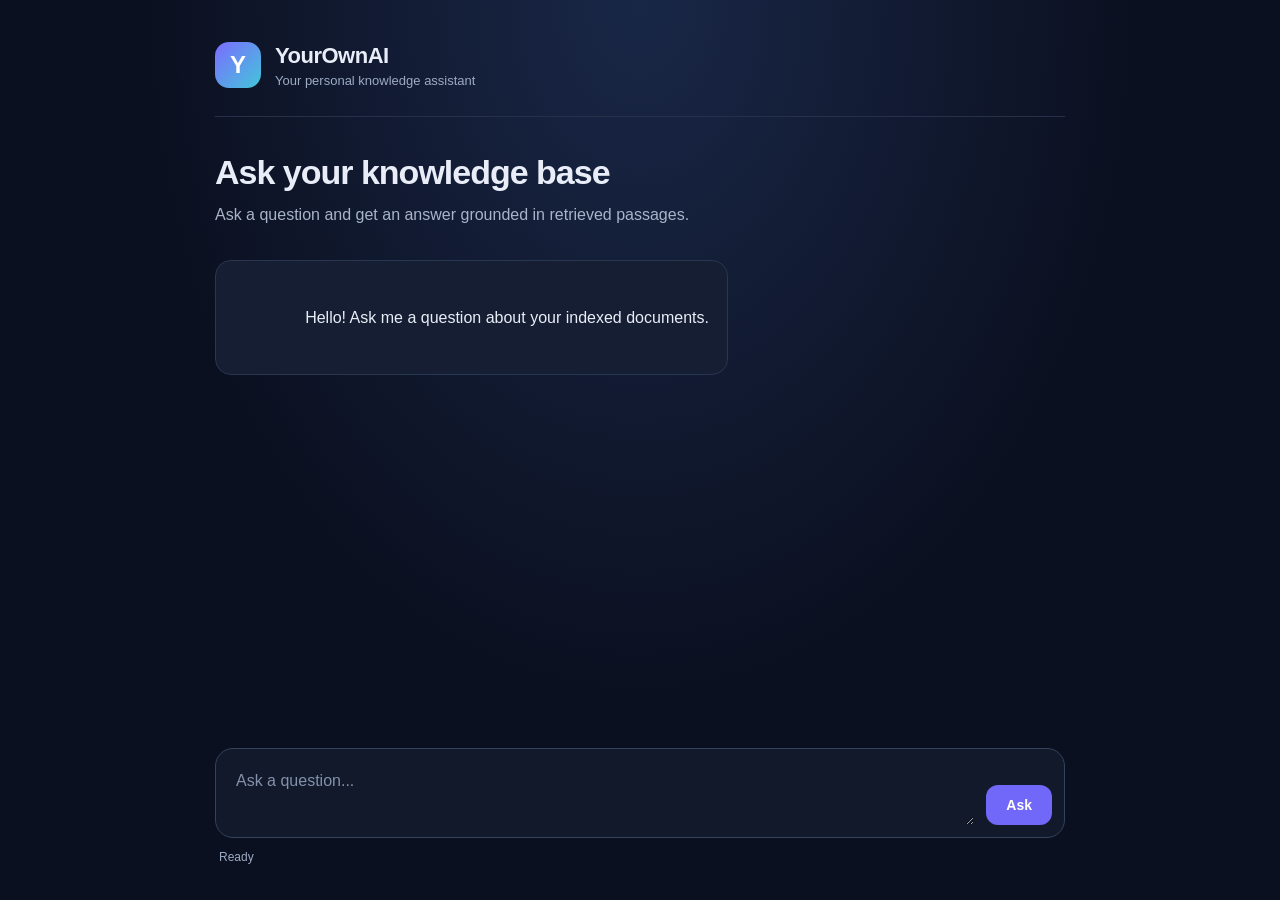
<file: frontend/index.html>
<!DOCTYPE html>
<html lang="en">
<head>
    <meta charset="UTF-8">
    <meta name="viewport" content="width=device-width, initial-scale=1.0">
    <title>YourOwnAI — Knowledge Assistant</title>
    <link rel="stylesheet" href="style.css">
</head>
<body>
    <main class="app">
        <header class="header">
            <div class="logo">Y</div>
            <div>
                <h1>YourOwnAI</h1>
                <p>Your personal knowledge assistant</p>
            </div>
        </header>

        <section class="welcome">
            <h2>Ask your knowledge base</h2>
            <p>Ask a question and get an answer grounded in retrieved passages.</p>
        </section>

        <section id="chat" class="chat" aria-live="polite">
            <div class="message assistant">
                Hello! Ask me a question about your indexed documents.
            </div>
        </section>

        <form id="question-form" class="question-form">
            <textarea
                id="question"
                placeholder="Ask a question..."
                rows="2"
                required
            ></textarea>
            <button id="send-button" type="submit">Ask</button>
        </form>

        <p id="status" class="status">Ready</p>
    </main>

    <script src="script.js"></script>
</body>
</html>
</file>
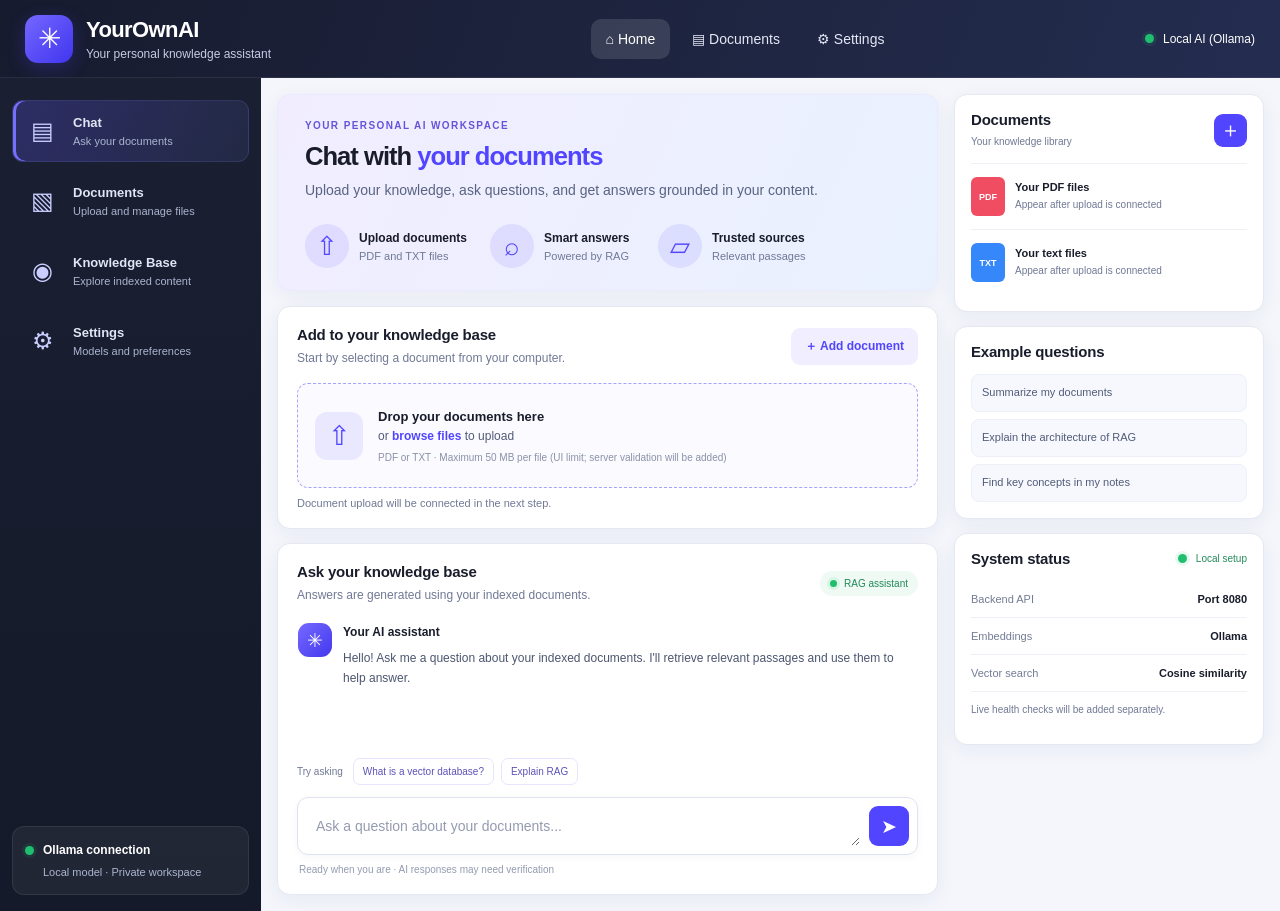
<file: src/main/resources/static/index.html>
<!DOCTYPE html>
<html lang="en">
<head>
    <meta charset="UTF-8">
    <meta name="viewport" content="width=device-width, initial-scale=1.0">
    <meta name="theme-color" content="#171b2e">
    <title>YourOwnAI — Knowledge Assistant</title>
    <link rel="stylesheet" href="style.css">
</head>
<body>
    <header class="topbar">
        <a class="brand" href="#" aria-label="YourOwnAI home">
            <div class="brand-icon">✳</div>
            <div>
                <h1>YourOwnAI</h1>
                <p>Your personal knowledge assistant</p>
            </div>
        </a>

        <nav class="top-nav" aria-label="Main navigation">
            <button class="nav-top active" data-page="chat">⌂ Home</button>
            <button class="nav-top" data-page="documents">▤ Documents</button>
            <button class="nav-top" data-page="settings">⚙ Settings</button>
        </nav>

        <div class="connection">
            <span class="status-dot"></span>
            <span>Local AI (Ollama)</span>
        </div>
    </header>

    <div class="layout">
        <aside class="sidebar">
            <nav class="side-nav" aria-label="Sidebar navigation">
                <button class="side-link active" data-page="chat">
                    <span class="side-icon">▤</span>
                    <span><strong>Chat</strong><small>Ask your documents</small></span>
                </button>
                <button class="side-link" data-page="documents">
                    <span class="side-icon">▧</span>
                    <span><strong>Documents</strong><small>Upload and manage files</small></span>
                </button>
                <button class="side-link" data-page="knowledge">
                    <span class="side-icon">◉</span>
                    <span><strong>Knowledge Base</strong><small>Explore indexed content</small></span>
                </button>
                <button class="side-link" data-page="settings">
                    <span class="side-icon">⚙</span>
                    <span><strong>Settings</strong><small>Models and preferences</small></span>
                </button>
            </nav>

            <div class="sidebar-bottom">
                <div class="ollama-mark"><span class="status-dot"></span> Ollama connection</div>
                <p>Local model · Private workspace</p>
            </div>
        </aside>

        <main class="main-content">
            <section class="hero panel">
                <div class="eyebrow">YOUR PERSONAL AI WORKSPACE</div>
                <h2>Chat with <span>your documents</span></h2>
                <p>Upload your knowledge, ask questions, and get answers grounded in your content.</p>

                <div class="feature-row">
                    <div class="feature">
                        <div class="feature-icon">⇧</div>
                        <div><strong>Upload documents</strong><small>PDF and TXT files</small></div>
                    </div>
                    <div class="feature">
                        <div class="feature-icon">⌕</div>
                        <div><strong>Smart answers</strong><small>Powered by RAG</small></div>
                    </div>
                    <div class="feature">
                        <div class="feature-icon">▱</div>
                        <div><strong>Trusted sources</strong><small>Relevant passages</small></div>
                    </div>
                </div>
            </section>

            <section class="page-view" id="chat-page">
                <section class="upload-panel panel">
                    <div class="section-heading">
                        <div>
                            <h3>Add to your knowledge base</h3>
                            <p>Start by selecting a document from your computer.</p>
                        </div>
                        <button class="button button-secondary" id="browse-button">＋ Add document</button>
                    </div>

                    <label class="drop-zone" id="drop-zone" for="file-input">
                        <input type="file" id="file-input" accept=".pdf,.txt,text/plain,application/pdf" hidden>
                        <div class="upload-icon">⇧</div>
                        <div>
                            <strong>Drop your documents here</strong>
                            <p>or <span>browse files</span> to upload</p>
                            <small>PDF or TXT · Maximum 50 MB per file (UI limit; server validation will be added)</small>
                        </div>
                    </label>
                    <p class="upload-status" id="upload-status" role="status">Document upload will be connected in the next step.</p>
                </section>

                <section class="chat-panel panel">
                    <div class="section-heading chat-heading">
                        <div>
                            <h3>Ask your knowledge base</h3>
                            <p>Answers are generated using your indexed documents.</p>
                        </div>
                        <span class="pill"><span class="status-dot"></span> RAG assistant</span>
                    </div>

                    <div class="chat-messages" id="chat">
                        <div class="message assistant-message">
                            <div class="avatar ai-avatar">✳</div>
                            <div class="message-content">
                                <strong>Your AI assistant</strong>
                                <p>Hello! Ask me a question about your indexed documents. I'll retrieve relevant passages and use them to help answer.</p>
                            </div>
                        </div>
                    </div>

                    <div class="suggestions">
                        <span>Try asking</span>
                        <button class="suggestion" data-question="What is a vector database?">What is a vector database?</button>
                        <button class="suggestion" data-question="Explain retrieval-augmented generation.">Explain RAG</button>
                    </div>

                    <form id="question-form" class="composer">
                        <textarea id="question" rows="1" placeholder="Ask a question about your documents..." required></textarea>
                        <button class="send-button" id="send-button" type="submit" aria-label="Send question">➤</button>
                    </form>
                    <p class="composer-note" id="status" role="status">Ready when you are · AI responses may need verification</p>
                </section>
            </section>

            <section class="page-view hidden" id="documents-page">
                <section class="panel page-panel">
                    <div class="section-heading">
                        <div><h3>Your documents</h3><p>Manage the files you want your AI to understand.</p></div>
                        <button class="button" id="documents-upload-button">＋ Add document</button>
                    </div>
                    <div class="empty-state">
                        <div class="empty-icon">▤</div>
                        <h3>Your document library</h3>
                        <p>Uploaded documents will appear here once document management is connected to the backend.</p>
                        <button class="button button-secondary" id="empty-browse-button">Choose a document</button>
                    </div>
                </section>
            </section>

            <section class="page-view hidden" id="knowledge-page">
                <section class="panel page-panel">
                    <h3>Knowledge base</h3>
                    <p class="muted">Your searchable document chunks and embeddings will be shown here.</p>
                    <div class="info-card"><strong>Semantic search</strong><p>Your existing vector search service remains the foundation of this feature.</p></div>
                </section>
            </section>

            <section class="page-view hidden" id="settings-page">
                <section class="panel page-panel">
                    <h3>Settings</h3>
                    <p class="muted">Local model and application status.</p>
                    <div class="settings-row"><span>Embedding model</span><strong>nomic-embed-text</strong></div>
                    <div class="settings-row"><span>Generation model</span><strong>qwen2.5:3b</strong></div>
                    <div class="settings-row"><span>Backend</span><strong>Spring Boot · Port 8080</strong></div>
                    <p class="muted">Model names reflect the current project configuration; connection status will be verified separately.</p>
                </section>
            </section>
        </main>

        <aside class="right-panel">
            <section class="panel right-card">
                <div class="section-heading compact-heading">
                    <div><h3>Documents</h3><p id="document-count">Your knowledge library</p></div>
                    <button class="icon-button" id="right-upload-button" aria-label="Add document">＋</button>
                </div>
                <div class="document-placeholder">
                    <div class="file-icon pdf-icon">PDF</div>
                    <div class="file-details"><strong>Your PDF files</strong><small>Appear after upload is connected</small></div>
                </div>
                <div class="document-placeholder">
                    <div class="file-icon txt-icon">TXT</div>
                    <div class="file-details"><strong>Your text files</strong><small>Appear after upload is connected</small></div>
                </div>
            </section>

            <section class="panel right-card">
                <h3>Example questions</h3>
                <div class="example-list">
                    <button data-question="Summarize my uploaded documents.">Summarize my documents</button>
                    <button data-question="Explain the architecture of RAG.">Explain the architecture of RAG</button>
                    <button data-question="What are the key concepts in my notes?">Find key concepts in my notes</button>
                </div>
            </section>

            <section class="panel right-card">
                <div class="section-heading compact-heading">
                    <h3>System status</h3>
                    <span class="status-label"><span class="status-dot"></span> Local setup</span>
                </div>
                <div class="settings-row"><span>Backend API</span><strong>Port 8080</strong></div>
                <div class="settings-row"><span>Embeddings</span><strong>Ollama</strong></div>
                <div class="settings-row"><span>Vector search</span><strong>Cosine similarity</strong></div>
                <p class="muted tiny">Live health checks will be added separately.</p>
            </section>
        </aside>
    </div>

    <script src="script.js"></script>
</body>
</html>
</file>
<file: frontend/style.css>
* {
    box-sizing: border-box;
    margin: 0;
    padding: 0;
}

:root {
    font-family: Inter, "Segoe UI", Arial, sans-serif;
    color: #e8edf7;
    background: #0b1020;
}

body {
    min-height: 100vh;
    padding: 24px;
    background:
        radial-gradient(ellipse at top, #192747 0%, #0b1020 55%);
}

.app {
    width: 100%;
    max-width: 850px;
    min-height: calc(100vh - 48px);
    margin: 0 auto;
    display: flex;
    flex-direction: column;
}

.header {
    display: flex;
    align-items: center;
    gap: 14px;
    padding: 18px 0 28px;
    border-bottom: 1px solid #263149;
}

.logo {
    width: 46px;
    height: 46px;
    display: grid;
    place-items: center;
    border-radius: 14px;
    background: linear-gradient(135deg, #7c6cff, #42c6d9);
    color: #ffffff;
    font-size: 24px;
    font-weight: 800;
}

.header h1 {
    font-size: 22px;
    letter-spacing: -0.5px;
}

.header p {
    margin-top: 4px;
    color: #9caac2;
    font-size: 13px;
}

.welcome {
    padding: 36px 0 24px;
}

.welcome h2 {
    font-size: clamp(24px, 5vw, 34px);
    letter-spacing: -1px;
}

.welcome p {
    margin-top: 10px;
    color: #a8b4ca;
    line-height: 1.6;
}

.chat {
    flex: 1;
    display: flex;
    flex-direction: column;
    gap: 18px;
    padding: 8px 0 24px;
}

.message {
    max-width: 90%;
    padding: 16px 18px;
    border: 1px solid #293650;
    border-radius: 16px;
    line-height: 1.7;
    white-space: pre-wrap;
    overflow-wrap: anywhere;
}

.assistant {
    align-self: flex-start;
    background: #151e32;
}

.user {
    align-self: flex-end;
    background: #34336a;
    border-color: #504ca1;
}

.question-form {
    display: flex;
    align-items: flex-end;
    gap: 12px;
    padding: 12px;
    border: 1px solid #35425b;
    border-radius: 18px;
    background: #11192b;
}

.question-form textarea {
    flex: 1;
    min-width: 0;
    resize: vertical;
    max-height: 180px;
    border: none;
    outline: none;
    background: transparent;
    color: #ffffff;
    font: inherit;
    line-height: 1.5;
    padding: 8px;
}

.question-form textarea::placeholder {
    color: #8391aa;
}

.question-form button {
    border: none;
    border-radius: 12px;
    padding: 12px 20px;
    background: #7167f8;
    color: #ffffff;
    font-size: 14px;
    font-weight: 700;
    cursor: pointer;
    transition: background 0.2s ease;
}

.question-form button:hover {
    background: #8a82ff;
}

.question-form button:disabled {
    opacity: 0.55;
    cursor: not-allowed;
}

.status {
    min-height: 36px;
    padding: 12px 4px;
    color: #9caac2;
    font-size: 12px;
}

@media (max-width: 600px) {
    body {
        padding: 14px;
    }

    .app {
        min-height: calc(100vh - 28px);
    }

    .welcome {
        padding-top: 28px;
    }

    .message {
        max-width: 96%;
    }

    .question-form {
        gap: 8px;
        padding: 8px;
    }

    .question-form button {
        padding: 12px 14px;
    }
}
</file>
<file: src/main/resources/static/style.css>
:root {
    --navy: #171b2e;
    --navy-light: #222943;
    --primary: #5145ff;
    --primary-hover: #4035e8;
    --purple: #755bff;
    --text: #191c2b;
    --muted: #707995;
    --border: #e5e8f2;
    --surface: #ffffff;
    --background: #f4f6fc;
    --soft-purple: #f0eeff;
    --success: #20bf70;
    --shadow: 0 5px 20px rgba(28, 37, 75, 0.055);
}

* {
    box-sizing: border-box;
}

body {
    margin: 0;
    font-family: Inter, "Segoe UI", Arial, sans-serif;
    color: var(--text);
    background: var(--background);
    font-size: 14px;
}

button, textarea, input {
    font: inherit;
}

button {
    cursor: pointer;
}

button:focus-visible, textarea:focus-visible, a:focus-visible {
    outline: 3px solid #a5a0ff;
    outline-offset: 3px;
}

.topbar {
    height: 78px;
    padding: 0 25px;
    display: flex;
    align-items: center;
    gap: 32px;
    color: white;
    background: linear-gradient(110deg, var(--navy), #242d50);
    border-bottom: 1px solid rgba(255,255,255,.08);
}

.brand {
    display: flex;
    align-items: center;
    gap: 13px;
    color: inherit;
    text-decoration: none;
    min-width: 320px;
}

.brand-icon {
    width: 48px;
    height: 48px;
    border-radius: 13px;
    display: grid;
    place-items: center;
    font-size: 28px;
    background: linear-gradient(135deg, #7567ff, #4035ef);
    box-shadow: 0 5px 18px rgba(81,69,255,.25);
}

.brand h1 {
    margin: 0;
    font-size: 22px;
    letter-spacing: -.6px;
}

.brand p {
    margin: 4px 0 0;
    color: #c4cce4;
    font-size: 12px;
}

.top-nav {
    display: flex;
    align-items: center;
    justify-content: center;
    gap: 7px;
    flex: 1;
}

.nav-top {
    border: 0;
    padding: 12px 15px;
    border-radius: 10px;
    color: #e4e8f5;
    background: transparent;
}

.nav-top:hover, .nav-top.active {
    background: rgba(255,255,255,.12);
    color: white;
}

.connection, .status-label {
    display: flex;
    align-items: center;
    gap: 9px;
    white-space: nowrap;
    font-size: 12px;
}

.status-dot {
    display: inline-block;
    width: 9px;
    height: 9px;
    border-radius: 50%;
    background: var(--success);
    box-shadow: 0 0 0 3px rgba(32,191,112,.10);
    flex-shrink: 0;
}

.layout {
    min-height: calc(100vh - 78px);
    display: grid;
    grid-template-columns: 245px minmax(0, 1fr) 310px;
    gap: 16px;
    padding: 16px;
}

.sidebar {
    margin: -16px 0 -16px -16px;
    padding: 22px 12px 16px;
    background: linear-gradient(180deg, #1a1f32, #141a29);
    color: white;
    display: flex;
    flex-direction: column;
    min-height: calc(100vh - 78px);
}

.side-nav {
    display: grid;
    gap: 8px;
}

.side-link {
    display: flex;
    align-items: center;
    gap: 13px;
    padding: 14px 12px;
    text-align: left;
    color: #e0e5f4;
    background: transparent;
    border: 1px solid transparent;
    border-radius: 11px;
}

.side-link:hover, .side-link.active {
    background: linear-gradient(110deg, rgba(103,91,255,.25), rgba(83,101,170,.16));
    border-color: rgba(150,150,255,.12);
}

.side-link.active {
    box-shadow: inset 3px 0 #7770ff;
}

.side-icon {
    width: 35px;
    text-align: center;
    font-size: 24px;
    color: #c9ceff;
}

.side-link strong, .side-link small {
    display: block;
}

.side-link strong {
    font-size: 13px;
    font-weight: 600;
}

.side-link small {
    margin-top: 5px;
    font-size: 11px;
    color: #aab4d0;
}

.sidebar-bottom {
    margin-top: auto;
    padding: 16px 12px;
    background: rgba(255,255,255,.055);
    border: 1px solid rgba(255,255,255,.08);
    border-radius: 12px;
}

.ollama-mark {
    display: flex;
    align-items: center;
    gap: 9px;
    font-weight: 600;
    font-size: 12px;
}

.sidebar-bottom p {
    margin: 9px 0 0 18px;
    color: #adb6d0;
    font-size: 11px;
}

.main-content {
    min-width: 0;
    display: flex;
    flex-direction: column;
    gap: 15px;
}

.panel {
    background: var(--surface);
    border: 1px solid var(--border);
    border-radius: 13px;
    box-shadow: var(--shadow);
}

.hero {
    padding: 25px 27px 22px;
    background: linear-gradient(115deg, #f1edff, #e9f1ff);
    border-color: #e9e9ff;
}

.eyebrow {
    color: #6554d9;
    font-weight: 700;
    font-size: 10px;
    letter-spacing: 1.4px;
}

.hero h2 {
    margin: 10px 0 7px;
    font-size: clamp(23px, 2vw, 31px);
    letter-spacing: -1px;
    line-height: 1.2;
}

.hero h2 span {
    color: var(--primary);
}

.hero > p {
    color: #596482;
    margin: 0;
    line-height: 1.6;
    max-width: 650px;
}

.feature-row {
    margin-top: 23px;
    display: flex;
    flex-wrap: wrap;
    gap: 23px;
}

.feature {
    display: flex;
    align-items: center;
    gap: 10px;
    min-width: 145px;
}

.feature-icon {
    width: 44px;
    height: 44px;
    border-radius: 50%;
    background: rgba(104,90,255,.12);
    color: var(--primary);
    display: grid;
    place-items: center;
    font-size: 26px;
    flex-shrink: 0;
}

.feature strong, .feature small {
    display: block;
}

.feature strong {
    font-size: 12px;
}

.feature small {
    margin-top: 5px;
    color: var(--muted);
    font-size: 11px;
}

.page-view {
    display: flex;
    flex-direction: column;
    gap: 14px;
    min-width: 0;
}

.hidden {
    display: none !important;
}

.upload-panel, .chat-panel, .page-panel {
    padding: 19px;
}

.section-heading {
    display: flex;
    align-items: center;
    justify-content: space-between;
    gap: 12px;
}

.section-heading h3, .right-card h3, .page-panel h3 {
    margin: 0;
    font-size: 15px;
    letter-spacing: -.2px;
}

.section-heading p, .page-panel > p {
    color: var(--muted);
    margin: 6px 0 0;
    font-size: 12px;
    line-height: 1.5;
}

.button {
    padding: 10px 14px;
    border: 0;
    border-radius: 9px;
    background: var(--primary);
    color: white;
    font-weight: 600;
    font-size: 12px;
    white-space: nowrap;
    transition: background .2s, transform .2s;
}

.button:hover, .send-button:hover {
    background: var(--primary-hover);
    transform: translateY(-1px);
}

.button-secondary {
    color: var(--primary);
    background: var(--soft-purple);
}

.button-secondary:hover {
    background: #e6e1ff;
}

.drop-zone {
    margin-top: 16px;
    min-height: 105px;
    display: flex;
    align-items: center;
    gap: 15px;
    padding: 17px;
    border: 1.5px dashed #a6a3ff;
    border-radius: 11px;
    background: #fbfbff;
    cursor: pointer;
    transition: background .2s, border-color .2s;
}

.drop-zone:hover, .drop-zone.drag-over {
    background: #f0efff;
    border-color: var(--primary);
}

.upload-icon {
    width: 48px;
    height: 48px;
    border-radius: 12px;
    display: grid;
    place-items: center;
    background: #eae8ff;
    color: var(--primary);
    font-size: 27px;
    flex-shrink: 0;
}

.drop-zone strong {
    font-size: 13px;
}

.drop-zone p {
    margin: 5px 0;
    color: #515b78;
    font-size: 12px;
}

.drop-zone p span {
    color: var(--primary);
    font-weight: 600;
}

.drop-zone small {
    color: #8a91a8;
    font-size: 10px;
}

.upload-status {
    margin: 9px 0 0;
    color: var(--muted);
    font-size: 11px;
}

.chat-heading {
    margin-bottom: 17px;
}

.pill {
    display: flex;
    align-items: center;
    gap: 7px;
    padding: 7px 10px;
    background: #eefaf3;
    color: #218957;
    border-radius: 20px;
    font-size: 10px;
    white-space: nowrap;
}

.pill .status-dot {
    width: 7px;
    height: 7px;
}

.chat-messages {
    display: flex;
    flex-direction: column;
    gap: 17px;
    min-height: 125px;
    max-height: 430px;
    overflow-y: auto;
    padding: 2px 1px 10px;
}

.message {
    display: flex;
    align-items: flex-start;
    gap: 11px;
    min-width: 0;
}

.avatar {
    width: 34px;
    height: 34px;
    border-radius: 11px;
    display: grid;
    place-items: center;
    flex-shrink: 0;
    font-size: 19px;
}

.ai-avatar {
    background: linear-gradient(135deg, #7669ff, #4338ed);
    color: white;
}

.user-avatar {
    background: #e9e7ff;
    color: var(--primary);
    border-radius: 50%;
    font-size: 11px;
    font-weight: 700;
}

.message-content {
    flex: 1;
    min-width: 0;
    line-height: 1.65;
    font-size: 12px;
    overflow-wrap: anywhere;
}

.message-content > strong {
    font-size: 12px;
}

.message-content p {
    margin: 6px 0;
    color: #4d5670;
    white-space: pre-wrap;
}

.user-message {
    padding: 12px;
    border: 1px solid #ecebff;
    background: #f8f8ff;
    border-radius: 11px;
}

.sources {
    margin-top: 13px;
    border: 1px solid var(--border);
    background: #fafbff;
    border-radius: 9px;
    overflow: hidden;
}

.sources summary {
    padding: 11px 13px;
    cursor: pointer;
    font-weight: 600;
    font-size: 11px;
    color: #4f5680;
}

.source-item {
    padding: 10px 13px;
    border-top: 1px solid var(--border);
    font-size: 11px;
    color: #626c88;
    line-height: 1.6;
}

.source-item strong {
    display: block;
    color: var(--text);
    margin-bottom: 3px;
}

.suggestions {
    display: flex;
    align-items: center;
    flex-wrap: wrap;
    gap: 7px;
    padding: 12px 0;
}

.suggestions > span {
    color: var(--muted);
    font-size: 10px;
    margin-right: 3px;
}

.suggestion {
    padding: 7px 9px;
    border: 1px solid #e6e5ff;
    background: white;
    color: #5b54ba;
    border-radius: 7px;
    font-size: 10px;
}

.suggestion:hover {
    background: var(--soft-purple);
}

.composer {
    display: flex;
    align-items: flex-end;
    gap: 9px;
    padding: 8px;
    border: 1px solid #dfe3ef;
    border-radius: 11px;
    box-shadow: 0 2px 8px rgba(30,40,90,.04);
}

.composer:focus-within {
    border-color: #a9a3ff;
    box-shadow: 0 0 0 3px rgba(81,69,255,.07);
}

.composer textarea {
    flex: 1;
    min-width: 0;
    resize: vertical;
    min-height: 38px;
    max-height: 130px;
    border: 0;
    outline: 0;
    padding: 10px;
    color: var(--text);
    background: transparent;
}

.composer textarea::placeholder {
    color: #939bb0;
}

.send-button {
    width: 40px;
    height: 40px;
    border: 0;
    border-radius: 9px;
    color: white;
    background: var(--primary);
    font-size: 19px;
}

.composer-note {
    margin: 9px 2px 0;
    color: #939bb0;
    font-size: 10px;
}

.right-panel {
    display: flex;
    flex-direction: column;
    gap: 14px;
    min-width: 0;
}

.right-card {
    padding: 16px;
    min-width: 0;
}

.compact-heading {
    margin-bottom: 14px;
}

.compact-heading p {
    font-size: 10px;
}

.icon-button {
    width: 33px;
    height: 33px;
    border: 0;
    border-radius: 9px;
    color: white;
    background: var(--primary);
    font-size: 21px;
}

.document-placeholder {
    display: flex;
    align-items: center;
    gap: 10px;
    padding: 13px 0;
    border-top: 1px solid #eff0f6;
}

.file-icon {
    width: 34px;
    height: 39px;
    border-radius: 6px;
    display: grid;
    place-items: center;
    color: white;
    font-size: 9px;
    font-weight: 700;
    flex-shrink: 0;
}

.pdf-icon {
    background: #f04c62;
}

.txt-icon {
    background: #3687fa;
}

.file-details {
    min-width: 0;
}

.file-details strong, .file-details small {
    display: block;
    overflow-wrap: anywhere;
}

.file-details strong {
    font-size: 11px;
}

.file-details small {
    margin-top: 5px;
    color: var(--muted);
    font-size: 10px;
    line-height: 1.4;
}

.example-list {
    display: grid;
    gap: 7px;
    margin-top: 14px;
}

.example-list button {
    padding: 10px;
    border: 1px solid #edf0f8;
    border-radius: 8px;
    text-align: left;
    background: #f6f8fd;
    color: #515b78;
    font-size: 11px;
    line-height: 1.45;
}

.example-list button:hover {
    border-color: #c9c4ff;
    background: #f1efff;
}

.status-label {
    color: #238b5b;
    font-size: 10px;
}

.settings-row {
    display: flex;
    align-items: flex-start;
    justify-content: space-between;
    gap: 12px;
    padding: 12px 0;
    border-bottom: 1px solid #eff0f6;
    font-size: 11px;
}

.settings-row span {
    color: #737c95;
}

.settings-row strong {
    text-align: right;
    overflow-wrap: anywhere;
    font-size: 11px;
}

.muted {
    color: var(--muted);
    line-height: 1.6;
    font-size: 12px;
}

.tiny {
    font-size: 10px;
}

.page-panel {
    min-height: 350px;
}

.empty-state {
    margin-top: 25px;
    padding: 45px 20px;
    text-align: center;
    border: 1px dashed #d9dced;
    border-radius: 12px;
    background: #fafbff;
}

.empty-icon {
    font-size: 36px;
    color: var(--primary);
}

.empty-state h3 {
    margin-top: 13px;
}

.empty-state p {
    max-width: 390px;
    margin: 8px auto 17px;
    color: var(--muted);
    font-size: 12px;
    line-height: 1.7;
}

.info-card {
    margin-top: 22px;
    padding: 17px;
    background: #f8f8ff;
    border: 1px solid var(--border);
    border-radius: 10px;
}

.info-card p {
    color: var(--muted);
    line-height: 1.6;
    font-size: 12px;
}

@media (min-width: 1500px) {
    .layout {
        grid-template-columns: 260px minmax(0, 1fr) 330px;
        gap: 18px;
        padding: 18px;
    }

    .sidebar {
        margin: -18px 0 -18px -18px;
    }
}

@media (max-width: 1150px) {
    .layout {
        grid-template-columns: 205px minmax(0, 1fr);
    }

    .right-panel {
        grid-column: 2;
        display: grid;
        grid-template-columns: repeat(2, minmax(0, 1fr));
    }

    .right-card:last-child {
        grid-column: 1 / -1;
    }

    .brand {
        min-width: 235px;
    }
}

@media (max-width: 760px) {
    .topbar {
        height: auto;
        min-height: 70px;
        flex-wrap: wrap;
        padding: 12px;
        gap: 12px;
    }

    .brand {
        min-width: 0;
        flex: 1;
    }

    .brand-icon {
        width: 40px;
        height: 40px;
    }

    .brand h1 {
        font-size: 18px;
    }

    .connection {
        font-size: 10px;
    }

    .top-nav {
        order: 3;
        flex-basis: 100%;
        justify-content: flex-start;
        overflow-x: auto;
    }

    .nav-top {
        padding: 9px 11px;
        font-size: 11px;
    }

    .layout {
        display: flex;
        flex-direction: column;
        padding: 12px;
        gap: 12px;
    }

    .sidebar {
        margin: 0;
        min-height: auto;
        padding: 9px;
        border-radius: 12px;
    }

    .side-nav {
        display: flex;
        overflow-x: auto;
        gap: 5px;
    }

    .side-link {
        flex: 0 0 auto;
        padding: 10px;
    }

    .side-link small, .sidebar-bottom {
        display: none;
    }

    .side-icon {
        width: auto;
        font-size: 19px;
    }

    .side-link strong {
        font-size: 11px;
    }

    .hero, .upload-panel, .chat-panel, .page-panel {
        padding: 16px;
    }

    .hero h2 {
        font-size: 25px;
    }

    .feature-row {
        gap: 14px;
    }

    .feature {
        min-width: 135px;
    }

    .right-panel {
        display: flex;
    }

    .right-card:last-child {
        grid-column: auto;
    }

    .section-heading {
        align-items: flex-start;
    }

    .section-heading > .button {
        padding: 9px;
    }

    .drop-zone {
        align-items: flex-start;
        padding: 13px;
    }

    .upload-icon {
        width: 38px;
        height: 38px;
    }

    .chat-messages {
        max-height: 55vh;
    }
}

@media (prefers-reduced-motion: reduce) {
    *, *::before, *::after {
        scroll-behavior: auto !important;
        transition: none !important;
    }
}
</file>
